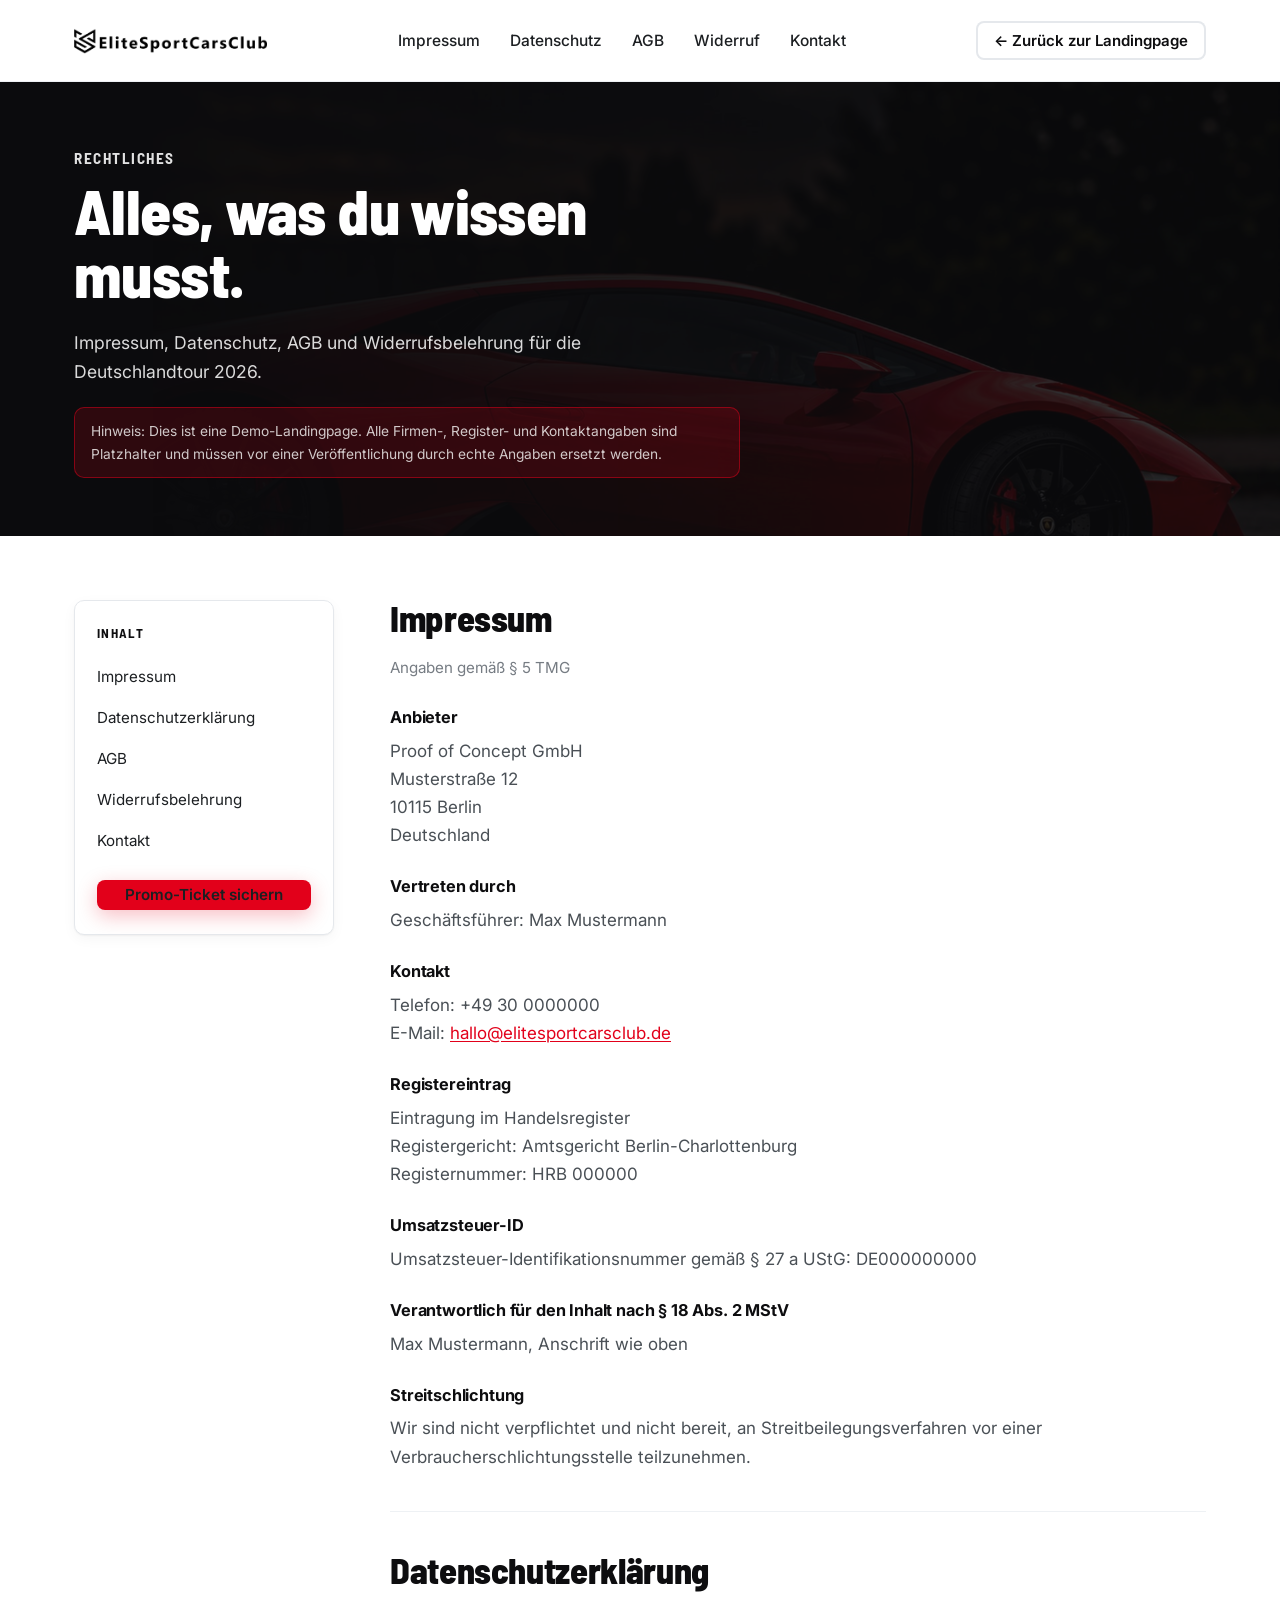
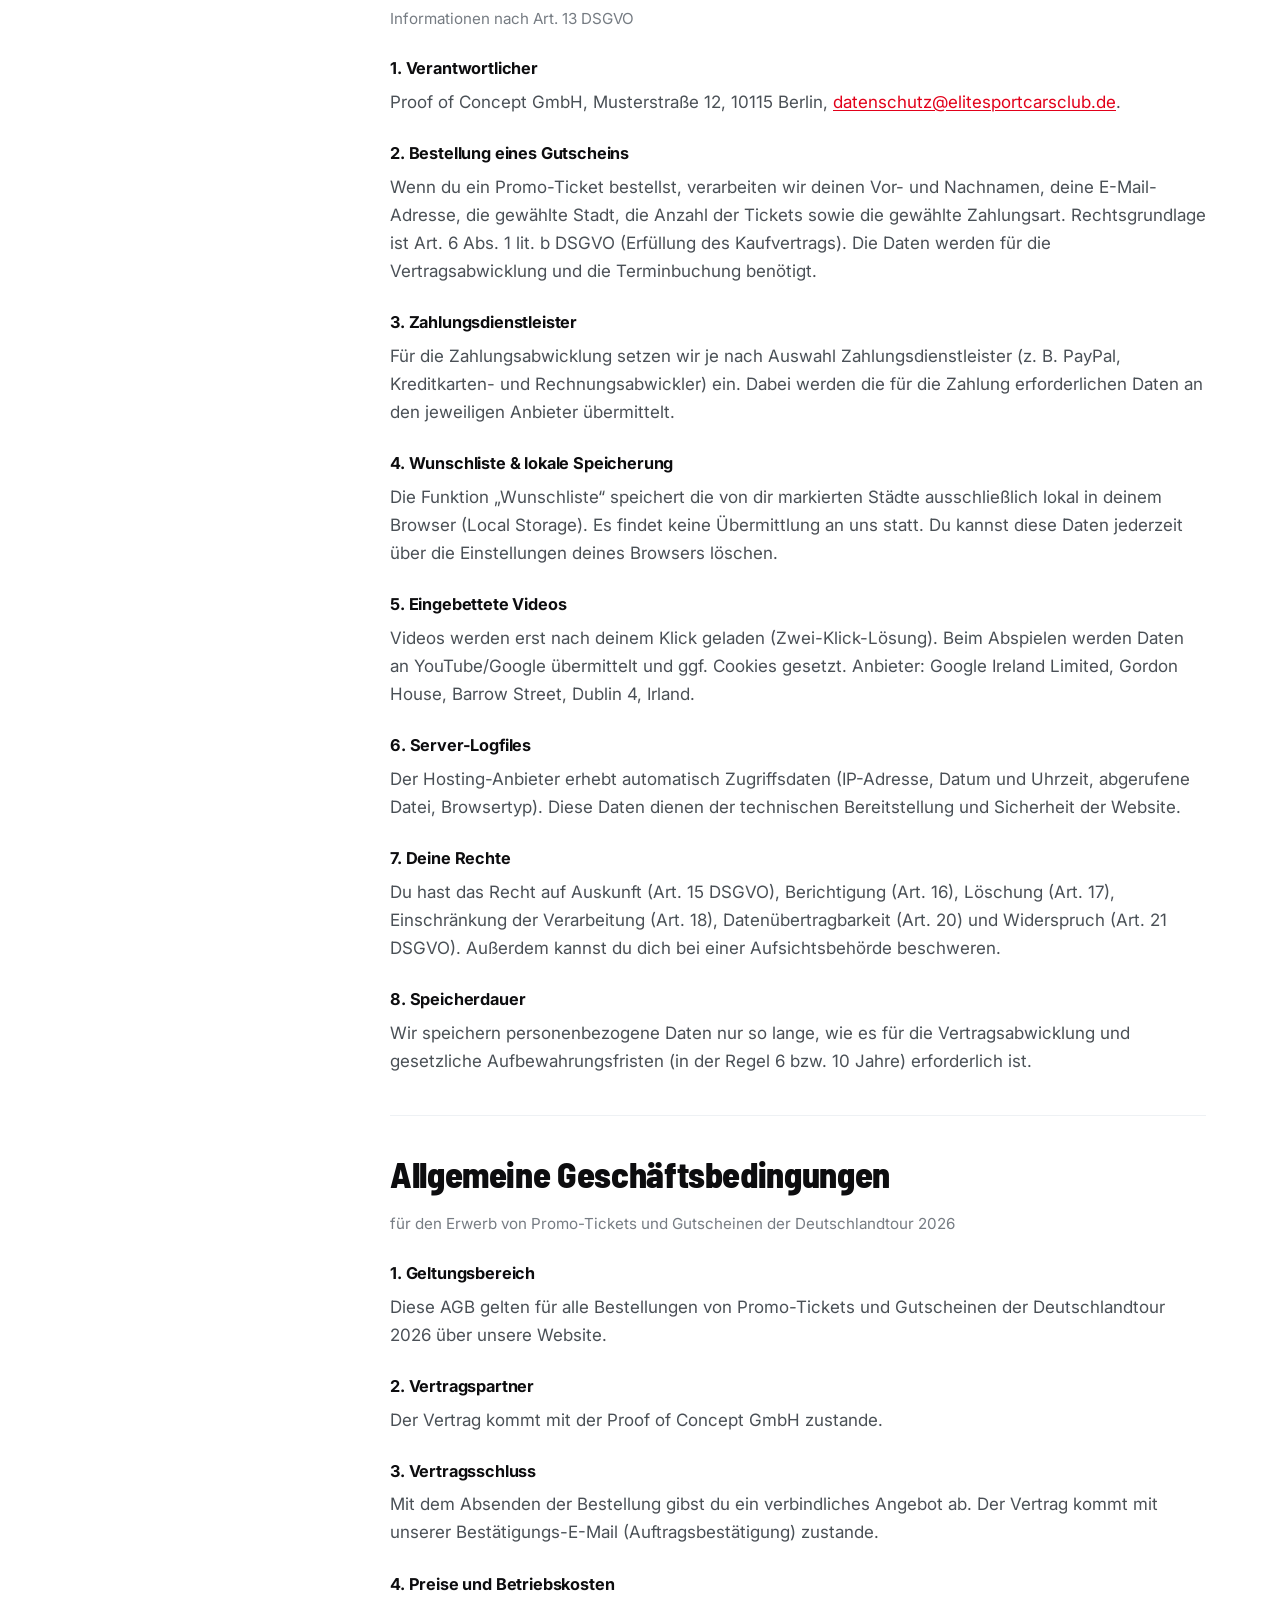
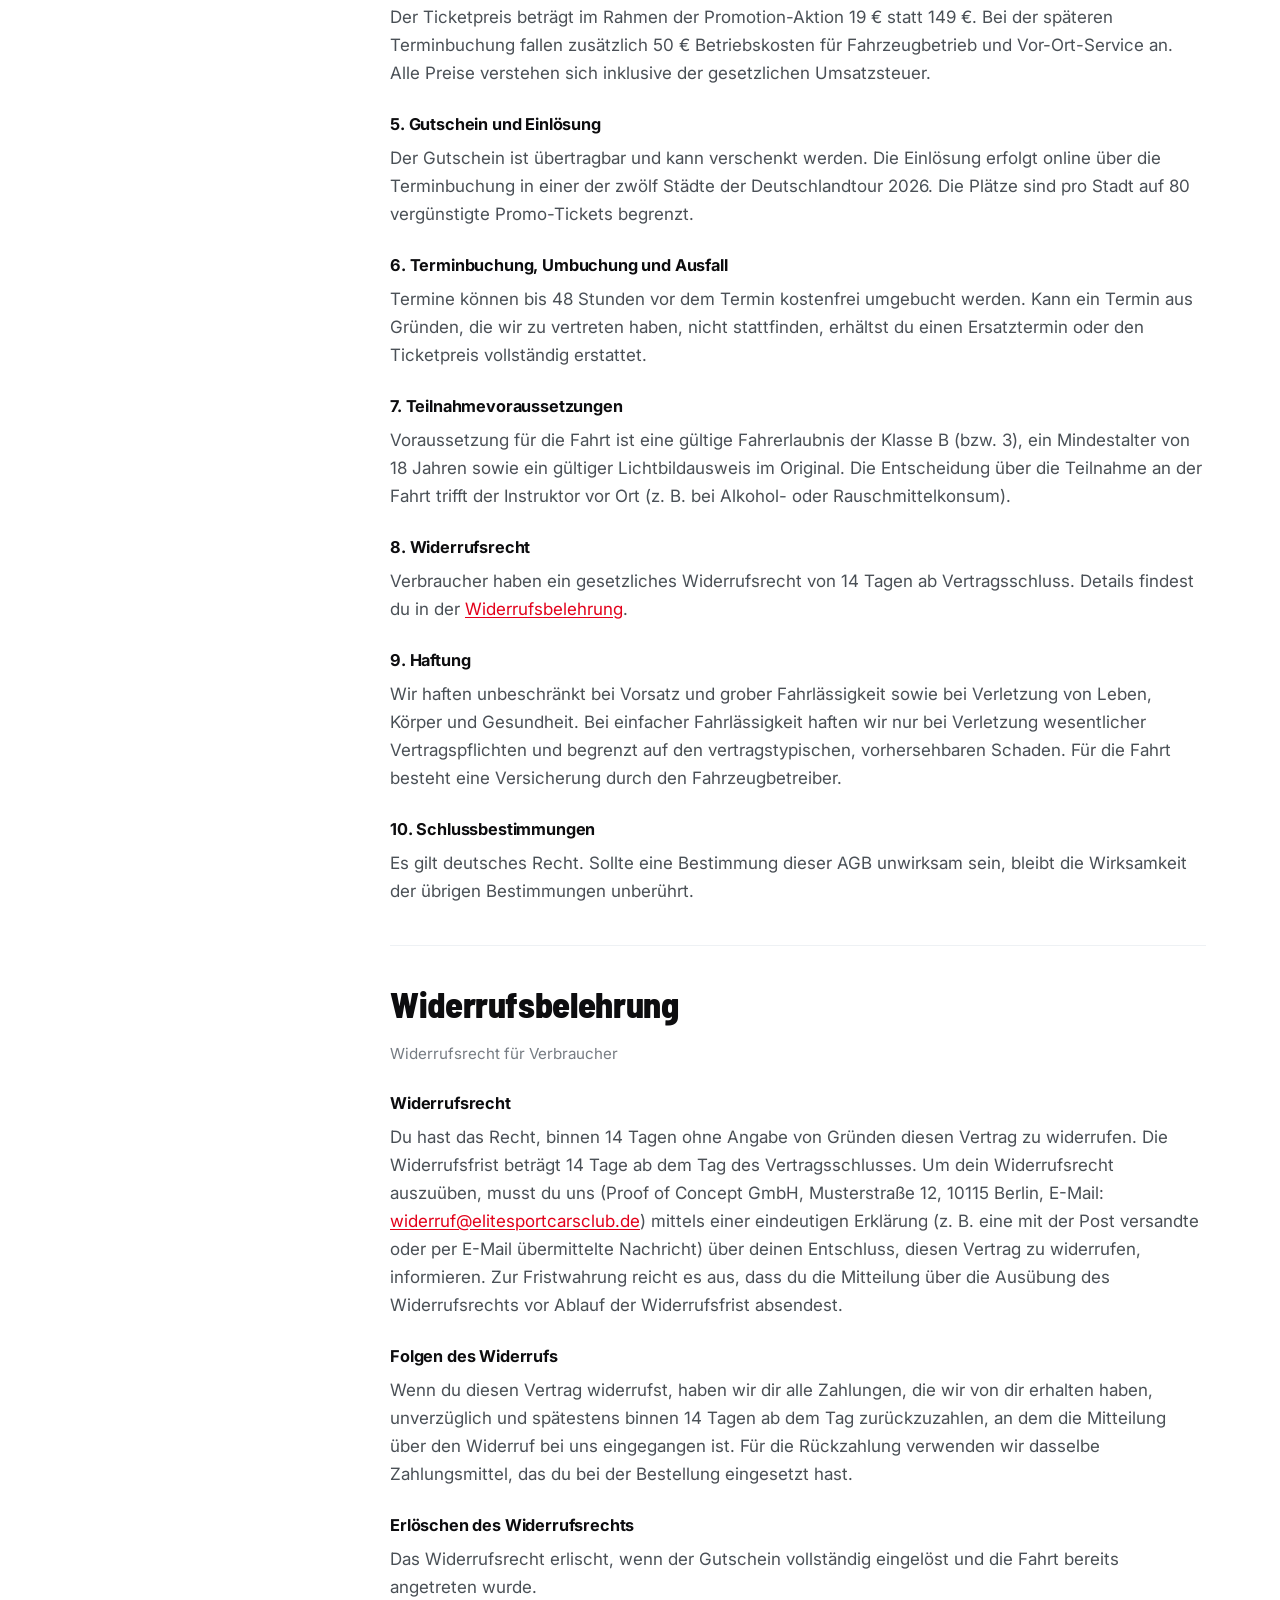
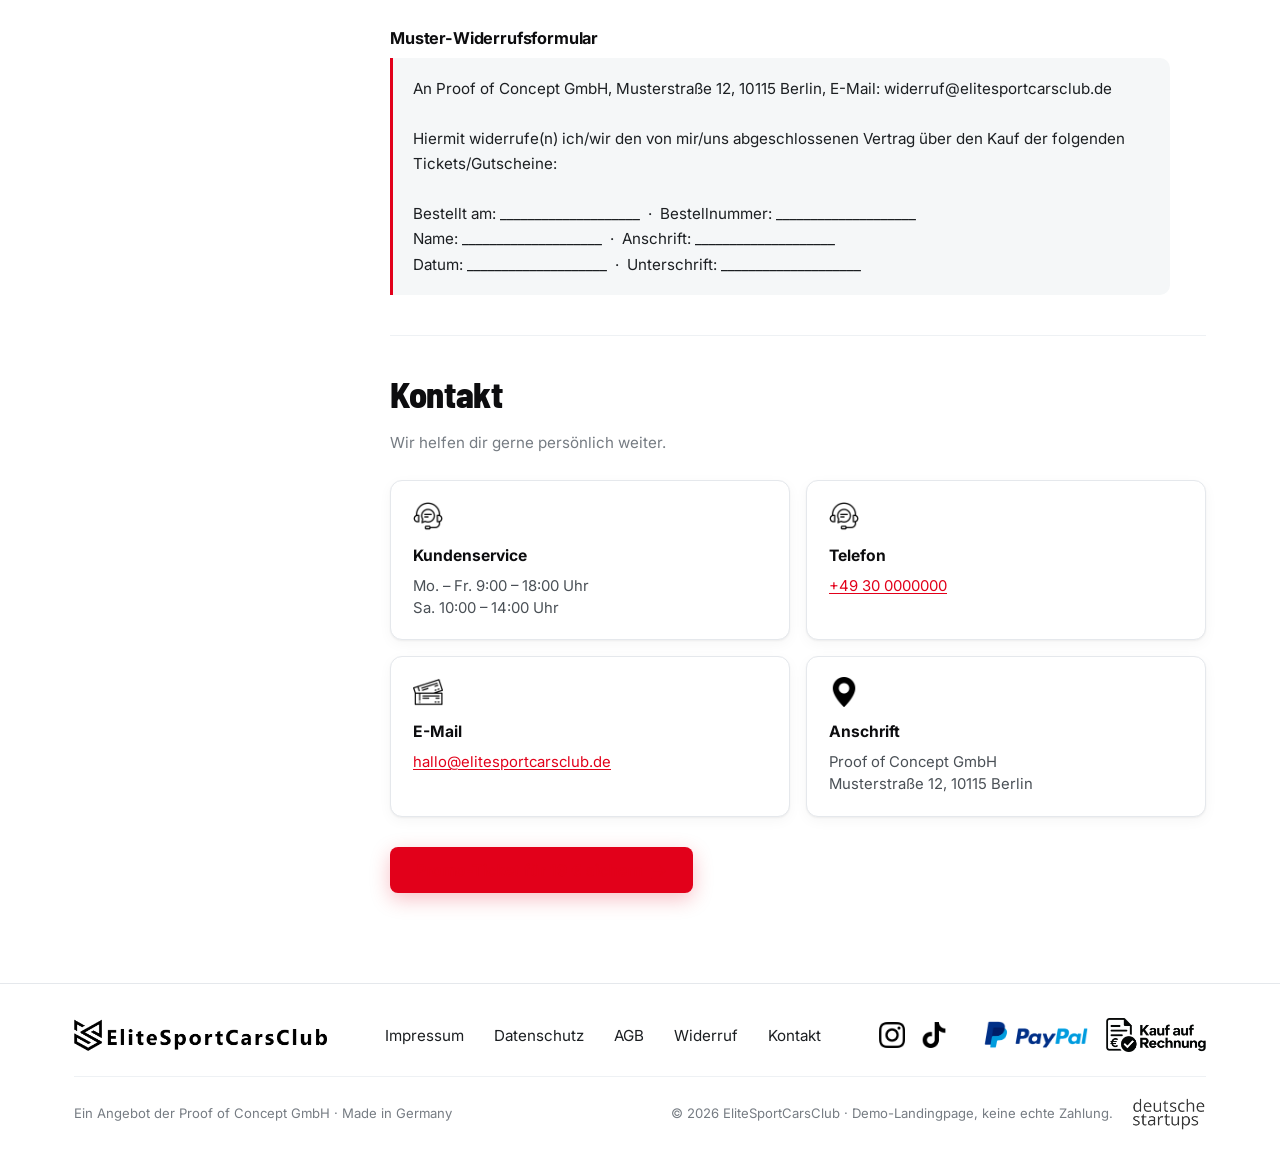
<file: rechtliches.html>
<!DOCTYPE html>
<html lang="de">
<head>
<meta charset="utf-8">
<meta name="viewport" content="width=device-width, initial-scale=1">
<title>Impressum, Datenschutz, AGB & Widerruf | EliteSportCarsClub</title>
<meta name="description" content="Rechtliche Informationen zur Deutschlandtour 2026 von EliteSportCarsClub: Impressum, Datenschutzerklärung, AGB, Widerrufsbelehrung und Kontakt.">
<meta name="robots" content="noindex, follow">
<meta name="theme-color" content="#0d0d0f">
<link rel="icon" type="image/png" href="assets/img/favicon.png">
<link rel="apple-touch-icon" href="assets/img/apple-touch-icon.png">
<link rel="preconnect" href="https://fonts.googleapis.com">
<link rel="preconnect" href="https://fonts.gstatic.com" crossorigin>
<link href="https://fonts.googleapis.com/css2?family=Barlow+Semi+Condensed:wght@500;600;700;800&family=Inter:wght@400;500;600;700&display=swap" rel="stylesheet">
<link rel="stylesheet" href="assets/css/style.css">
<link rel="stylesheet" href="assets/css/legal.css">
</head>
<body>
<a class="skip-link" href="#main">Zum Inhalt springen</a>

<header class="site-header" id="siteHeader">
  <div class="container header__inner">
    <a class="brand" href="index.html" aria-label="EliteSportCarsClub – Startseite">
      <img class="brand__logo" src="assets/img/logo-dark.png" alt="EliteSportCarsClub">
    </a>
    <nav class="nav nav--static" aria-label="Weiterführende Links">
      <ul class="nav__list">
        <li><a class="nav__link" href="#impressum">Impressum</a></li>
        <li><a class="nav__link" href="#datenschutz">Datenschutz</a></li>
        <li><a class="nav__link" href="#agb">AGB</a></li>
        <li><a class="nav__link" href="#widerruf">Widerruf</a></li>
        <li><a class="nav__link" href="#kontakt">Kontakt</a></li>
      </ul>
    </nav>
    <div class="header__actions">
      <a class="btn btn--ghost btn--sm" href="index.html">← Zurück zur Landingpage</a>
    </div>
  </div>
</header>

<main id="main">
  <section class="legal-hero">
    <div class="container">
      <p class="overline overline--light">Rechtliches</p>
      <h1 class="legal-hero__title">Alles, was du wissen musst.</h1>
      <p class="legal-hero__sub">Impressum, Datenschutz, AGB und Widerrufsbelehrung für die Deutschlandtour 2026.</p>
      <p class="legal-hero__note">Hinweis: Dies ist eine Demo-Landingpage. Alle Firmen-, Register- und Kontaktangaben sind Platzhalter und müssen vor einer Veröffentlichung durch echte Angaben ersetzt werden.</p>
    </div>
  </section>

  <div class="container legal-layout">
    <aside class="legal-toc" aria-label="Inhaltsverzeichnis">
      <p class="legal-toc__title">Inhalt</p>
      <ul>
        <li><a href="#impressum">Impressum</a></li>
        <li><a href="#datenschutz">Datenschutzerklärung</a></li>
        <li><a href="#agb">AGB</a></li>
        <li><a href="#widerruf">Widerrufsbelehrung</a></li>
        <li><a href="#kontakt">Kontakt</a></li>
      </ul>
      <a class="btn btn--primary btn--block btn--sm" href="index.html#bestellen">Promo-Ticket sichern</a>
    </aside>

    <div class="legal-content">
      <!-- IMPRESSUM -->
      <section class="legal-block" id="impressum" aria-labelledby="impressumTitle">
        <h2 class="h2 h2--sm" id="impressumTitle">Impressum</h2>
        <p class="legal-block__sub">Angaben gemäß § 5 TMG</p>
        <h3>Anbieter</h3>
        <p>
          Proof of Concept GmbH<br>
          Musterstraße 12<br>
          10115 Berlin<br>
          Deutschland
        </p>
        <h3>Vertreten durch</h3>
        <p>Geschäftsführer: Max Mustermann</p>
        <h3>Kontakt</h3>
        <p>
          Telefon: +49 30 0000000<br>
          E-Mail: <a href="mailto:hallo@elitesportcarsclub.de">hallo@elitesportcarsclub.de</a>
        </p>
        <h3>Registereintrag</h3>
        <p>
          Eintragung im Handelsregister<br>
          Registergericht: Amtsgericht Berlin-Charlottenburg<br>
          Registernummer: HRB 000000
        </p>
        <h3>Umsatzsteuer-ID</h3>
        <p>Umsatzsteuer-Identifikationsnummer gemäß § 27 a UStG: DE000000000</p>
        <h3>Verantwortlich für den Inhalt nach § 18 Abs. 2 MStV</h3>
        <p>Max Mustermann, Anschrift wie oben</p>
        <h3>Streitschlichtung</h3>
        <p>Wir sind nicht verpflichtet und nicht bereit, an Streitbeilegungsverfahren vor einer Verbraucherschlichtungsstelle teilzunehmen.</p>
      </section>

      <!-- DATENSCHUTZ -->
      <section class="legal-block" id="datenschutz" aria-labelledby="datenschutzTitle">
        <h2 class="h2 h2--sm" id="datenschutzTitle">Datenschutzerklärung</h2>
        <p class="legal-block__sub">Informationen nach Art. 13 DSGVO</p>

        <h3>1. Verantwortlicher</h3>
        <p>Proof of Concept GmbH, Musterstraße 12, 10115 Berlin, <a href="mailto:datenschutz@elitesportcarsclub.de">datenschutz@elitesportcarsclub.de</a>.</p>

        <h3>2. Bestellung eines Gutscheins</h3>
        <p>Wenn du ein Promo-Ticket bestellst, verarbeiten wir deinen Vor- und Nachnamen, deine E-Mail-Adresse, die gewählte Stadt,
          die Anzahl der Tickets sowie die gewählte Zahlungsart. Rechtsgrundlage ist Art. 6 Abs. 1 lit. b DSGVO
          (Erfüllung des Kaufvertrags). Die Daten werden für die Vertragsabwicklung und die Terminbuchung benötigt.</p>

        <h3>3. Zahlungsdienstleister</h3>
        <p>Für die Zahlungsabwicklung setzen wir je nach Auswahl Zahlungsdienstleister (z. B. PayPal, Kreditkarten- und
          Rechnungsabwickler) ein. Dabei werden die für die Zahlung erforderlichen Daten an den jeweiligen Anbieter übermittelt.</p>

        <h3>4. Wunschliste &amp; lokale Speicherung</h3>
        <p>Die Funktion „Wunschliste“ speichert die von dir markierten Städte ausschließlich lokal in deinem Browser
          (Local Storage). Es findet keine Übermittlung an uns statt. Du kannst diese Daten jederzeit über die Einstellungen
          deines Browsers löschen.</p>

        <h3>5. Eingebettete Videos</h3>
        <p>Videos werden erst nach deinem Klick geladen (Zwei-Klick-Lösung). Beim Abspielen werden Daten an YouTube/Google
          übermittelt und ggf. Cookies gesetzt. Anbieter: Google Ireland Limited, Gordon House, Barrow Street, Dublin 4, Irland.</p>

        <h3>6. Server-Logfiles</h3>
        <p>Der Hosting-Anbieter erhebt automatisch Zugriffsdaten (IP-Adresse, Datum und Uhrzeit, abgerufene Datei,
          Browsertyp). Diese Daten dienen der technischen Bereitstellung und Sicherheit der Website.</p>

        <h3>7. Deine Rechte</h3>
        <p>Du hast das Recht auf Auskunft (Art. 15 DSGVO), Berichtigung (Art. 16), Löschung (Art. 17),
          Einschränkung der Verarbeitung (Art. 18), Datenübertragbarkeit (Art. 20) und Widerspruch (Art. 21 DSGVO).
          Außerdem kannst du dich bei einer Aufsichtsbehörde beschweren.</p>

        <h3>8. Speicherdauer</h3>
        <p>Wir speichern personenbezogene Daten nur so lange, wie es für die Vertragsabwicklung und gesetzliche
          Aufbewahrungsfristen (in der Regel 6 bzw. 10 Jahre) erforderlich ist.</p>
      </section>

      <!-- AGB -->
      <section class="legal-block" id="agb" aria-labelledby="agbTitle">
        <h2 class="h2 h2--sm" id="agbTitle">Allgemeine Geschäftsbedingungen</h2>
        <p class="legal-block__sub">für den Erwerb von Promo-Tickets und Gutscheinen der Deutschlandtour 2026</p>

        <h3>1. Geltungsbereich</h3>
        <p>Diese AGB gelten für alle Bestellungen von Promo-Tickets und Gutscheinen der Deutschlandtour 2026 über unsere Website.</p>

        <h3>2. Vertragspartner</h3>
        <p>Der Vertrag kommt mit der Proof of Concept GmbH zustande.</p>

        <h3>3. Vertragsschluss</h3>
        <p>Mit dem Absenden der Bestellung gibst du ein verbindliches Angebot ab. Der Vertrag kommt mit unserer
          Bestätigungs-E-Mail (Auftragsbestätigung) zustande.</p>

        <h3>4. Preise und Betriebskosten</h3>
        <p>Der Ticketpreis beträgt im Rahmen der Promotion-Aktion 19 € statt 149 €. Bei der späteren Terminbuchung fallen
          zusätzlich 50 € Betriebskosten für Fahrzeugbetrieb und Vor-Ort-Service an. Alle Preise verstehen sich inklusive
          der gesetzlichen Umsatzsteuer.</p>

        <h3>5. Gutschein und Einlösung</h3>
        <p>Der Gutschein ist übertragbar und kann verschenkt werden. Die Einlösung erfolgt online über die Terminbuchung
          in einer der zwölf Städte der Deutschlandtour 2026. Die Plätze sind pro Stadt auf 80 vergünstigte Promo-Tickets begrenzt.</p>

        <h3>6. Terminbuchung, Umbuchung und Ausfall</h3>
        <p>Termine können bis 48 Stunden vor dem Termin kostenfrei umgebucht werden. Kann ein Termin aus Gründen, die wir zu
          vertreten haben, nicht stattfinden, erhältst du einen Ersatztermin oder den Ticketpreis vollständig erstattet.</p>

        <h3>7. Teilnahmevoraussetzungen</h3>
        <p>Voraussetzung für die Fahrt ist eine gültige Fahrerlaubnis der Klasse B (bzw. 3), ein Mindestalter von 18 Jahren
          sowie ein gültiger Lichtbildausweis im Original. Die Entscheidung über die Teilnahme an der Fahrt trifft der
          Instruktor vor Ort (z. B. bei Alkohol- oder Rauschmittelkonsum).</p>

        <h3>8. Widerrufsrecht</h3>
        <p>Verbraucher haben ein gesetzliches Widerrufsrecht von 14 Tagen ab Vertragsschluss. Details findest du in der
          <a href="#widerruf">Widerrufsbelehrung</a>.</p>

        <h3>9. Haftung</h3>
        <p>Wir haften unbeschränkt bei Vorsatz und grober Fahrlässigkeit sowie bei Verletzung von Leben, Körper und Gesundheit.
          Bei einfacher Fahrlässigkeit haften wir nur bei Verletzung wesentlicher Vertragspflichten und begrenzt auf den
          vertragstypischen, vorhersehbaren Schaden. Für die Fahrt besteht eine Versicherung durch den Fahrzeugbetreiber.</p>

        <h3>10. Schlussbestimmungen</h3>
        <p>Es gilt deutsches Recht. Sollte eine Bestimmung dieser AGB unwirksam sein, bleibt die Wirksamkeit der übrigen
          Bestimmungen unberührt.</p>
      </section>

      <!-- WIDERRUF -->
      <section class="legal-block" id="widerruf" aria-labelledby="widerrufTitle">
        <h2 class="h2 h2--sm" id="widerrufTitle">Widerrufsbelehrung</h2>
        <p class="legal-block__sub">Widerrufsrecht für Verbraucher</p>

        <h3>Widerrufsrecht</h3>
        <p>Du hast das Recht, binnen 14 Tagen ohne Angabe von Gründen diesen Vertrag zu widerrufen. Die Widerrufsfrist
          beträgt 14 Tage ab dem Tag des Vertragsschlusses. Um dein Widerrufsrecht auszuüben, musst du uns
          (Proof of Concept GmbH, Musterstraße 12, 10115 Berlin, E-Mail: <a href="mailto:widerruf@elitesportcarsclub.de">widerruf@elitesportcarsclub.de</a>)
          mittels einer eindeutigen Erklärung (z. B. eine mit der Post versandte oder per E-Mail übermittelte Nachricht)
          über deinen Entschluss, diesen Vertrag zu widerrufen, informieren. Zur Fristwahrung reicht es aus, dass du die
          Mitteilung über die Ausübung des Widerrufsrechts vor Ablauf der Widerrufsfrist absendest.</p>

        <h3>Folgen des Widerrufs</h3>
        <p>Wenn du diesen Vertrag widerrufst, haben wir dir alle Zahlungen, die wir von dir erhalten haben, unverzüglich und
          spätestens binnen 14 Tagen ab dem Tag zurückzuzahlen, an dem die Mitteilung über den Widerruf bei uns eingegangen ist.
          Für die Rückzahlung verwenden wir dasselbe Zahlungsmittel, das du bei der Bestellung eingesetzt hast.</p>

        <h3>Erlöschen des Widerrufsrechts</h3>
        <p>Das Widerrufsrecht erlischt, wenn der Gutschein vollständig eingelöst und die Fahrt bereits angetreten wurde.</p>

        <h3>Muster-Widerrufsformular</h3>
        <p class="legal-form">
          An Proof of Concept GmbH, Musterstraße 12, 10115 Berlin, E-Mail: widerruf@elitesportcarsclub.de<br><br>
          Hiermit widerrufe(n) ich/wir den von mir/uns abgeschlossenen Vertrag über den Kauf der folgenden Tickets/Gutscheine:<br><br>
          Bestellt am: ____________________ &nbsp;·&nbsp; Bestellnummer: ____________________<br>
          Name: ____________________ &nbsp;·&nbsp; Anschrift: ____________________<br>
          Datum: ____________________ &nbsp;·&nbsp; Unterschrift: ____________________
        </p>
      </section>

      <!-- KONTAKT -->
      <section class="legal-block" id="kontakt" aria-labelledby="kontaktTitle">
        <h2 class="h2 h2--sm" id="kontaktTitle">Kontakt</h2>
        <p class="legal-block__sub">Wir helfen dir gerne persönlich weiter.</p>

        <ul class="contact-grid">
          <li class="contact-card">
            <img src="assets/icons/support.png" alt="" width="30" height="30">
            <strong>Kundenservice</strong>
            <span>Mo. – Fr. 9:00 – 18:00 Uhr<br>Sa. 10:00 – 14:00 Uhr</span>
          </li>
          <li class="contact-card">
            <img src="assets/icons/call-center.png" alt="" width="30" height="30">
            <strong>Telefon</strong>
            <span><a href="tel:+493000000000">+49 30 0000000</a></span>
          </li>
          <li class="contact-card">
            <img src="assets/icons/ticket.png" alt="" width="30" height="30">
            <strong>E-Mail</strong>
            <span><a href="mailto:hallo@elitesportcarsclub.de">hallo@elitesportcarsclub.de</a></span>
          </li>
          <li class="contact-card">
            <img src="assets/icons/pin.png" alt="" width="30" height="30">
            <strong>Anschrift</strong>
            <span>Proof of Concept GmbH<br>Musterstraße 12, 10115 Berlin</span>
          </li>
        </ul>

        <p class="legal-block__cta">
          <a class="btn btn--primary" href="index.html#bestellen">Promo-Ticket für 19 € sichern <span class="btn__arrow" aria-hidden="true">→</span></a>
        </p>
      </section>
    </div>
  </div>
</main>

<footer class="site-footer">
  <div class="container">
    <div class="footer__main">
      <a class="footer__brand" href="index.html">
        <img src="assets/img/logo-dark.png" alt="EliteSportCarsClub">
      </a>
      <nav class="footer__nav" aria-label="Rechtliches und Kontakt">
        <ul>
          <li><a href="#impressum">Impressum</a></li>
          <li><a href="#datenschutz">Datenschutz</a></li>
          <li><a href="#agb">AGB</a></li>
          <li><a href="#widerruf">Widerruf</a></li>
          <li><a href="#kontakt">Kontakt</a></li>
        </ul>
      </nav>
      <div class="footer__social">
        <a href="https://www.instagram.com" aria-label="Instagram" rel="noopener"><img src="assets/icons/instagram.png" alt="Instagram" width="26" height="26"></a>
        <a href="https://www.tiktok.com" aria-label="TikTok" rel="noopener"><img src="assets/icons/tiktok.png" alt="TikTok" width="26" height="26"></a>
      </div>
      <div class="footer__pay">
        <img src="assets/icons/paypal.png" alt="PayPal" height="30">
        <img src="assets/icons/kauf-auf-rechnung.png" alt="Kauf auf Rechnung" height="34">
      </div>
    </div>
    <div class="footer__bottom">
      <p class="footer__legal">Ein Angebot der Proof of Concept GmbH · Made in Germany</p>
      <p class="footer__legal footer__legal--right">© <span id="year">2026</span> EliteSportCarsClub · Demo-Landingpage, keine echte Zahlung.</p>
      <img class="footer__startup" src="assets/icons/deutsche-startups.png" alt="deutsche startups" height="34">
    </div>
  </div>
</footer>

<script>
  (function () {
    var header = document.getElementById('siteHeader');
    function sync() { if (header) document.documentElement.style.setProperty('--header-h', header.offsetHeight + 'px'); }
    window.addEventListener('scroll', function () {
      if (header) header.classList.toggle('is-stuck', window.pageYOffset > 8);
    }, { passive: true });
    window.addEventListener('resize', sync);
    sync();
    var y = document.getElementById('year');
    if (y) y.textContent = String(new Date().getFullYear());
  })();
</script>
</body>
</html>
</file>
<file: assets/css/style.css>
/* ==========================================================================
   EliteSportCarsClub – Landingpage
   Author: Arena Agent
   Structure: 1) Tokens  2) Base  3) Utilities  4) Header  5) Hero
              6) Partners  7) Erlebnis/Video  8) Warum  9) Tour  10) Steps
              11) Geschenk  12) Reviews  13) Trust  14) FAQ  15) Bestellung
              16) Final CTA  17) Footer  18) UI (Drawer/Modal/Toast)
              19) Responsive
   ========================================================================== */

/* 1) Tokens ---------------------------------------------------------------- */
:root {
  --red: #e2001a;
  --red-dark: #b90015;
  --red-soft: #fff2f3;
  --ink: #0d0d0f;
  --ink-2: #1c1f22;
  --body: #4a5056;
  --muted: #767c83;
  --line: #e5e8ec;
  --line-2: #eef1f4;
  --soft: #f5f7f8;
  --white: #fff;

  --font-display: "Barlow Semi Condensed", "Arial Narrow", "Helvetica Neue", Arial, sans-serif;
  --font-body: "Inter", -apple-system, BlinkMacSystemFont, "Segoe UI", Roboto, Helvetica, Arial, sans-serif;
  --font-script: "Caveat", "Segoe Script", cursive;

  --radius: 10px;
  --radius-lg: 16px;
  --shadow-sm: 0 1px 2px rgba(13, 13, 15, .05), 0 4px 14px rgba(13, 13, 15, .04);
  --shadow-md: 0 10px 30px rgba(13, 13, 15, .10);
  --shadow-lg: 0 24px 60px rgba(13, 13, 15, .22);

  --container: 1180px;
  --header-h: 78px;
  --section-y: 84px;
  --ease: cubic-bezier(.22, .61, .36, 1);
  --gutter: 24px;
}

/* 2) Base ------------------------------------------------------------------ */
*, *::before, *::after { box-sizing: border-box; }

html { -webkit-text-size-adjust: 100%; scroll-behavior: smooth; }

body {
  margin: 0;
  font-family: var(--font-body);
  font-size: 17px;
  line-height: 1.65;
  color: var(--body);
  background: var(--white);
  overflow-x: hidden;
  -webkit-font-smoothing: antialiased;
}

body.is-locked { overflow: hidden; }

img { max-width: 100%; height: auto; display: block; border: 0; }
a { color: inherit; text-decoration: none; }
a:hover { color: var(--red); }
button { font: inherit; color: inherit; }
ul, ol { margin: 0; padding: 0; list-style: none; }
p { margin: 0 0 1em; }
p:last-child { margin-bottom: 0; }

h1, h2, h3, h4 {
  font-family: var(--font-display);
  color: var(--ink);
  font-weight: 800;
  line-height: 1.02;
  letter-spacing: -.01em;
  margin: 0 0 .5em;
}

h1 { font-size: clamp(2.35rem, 5.1vw, 3.9rem); }
h2 { font-size: clamp(1.95rem, 3.7vw, 2.9rem); }
h3 { font-size: clamp(1.2rem, 1.8vw, 1.5rem); }

.h2 { font-size: clamp(1.95rem, 3.7vw, 2.9rem); }
.h2--sm { font-size: clamp(1.7rem, 2.9vw, 2.25rem); }
.h2--light { color: #fff; }
.h3 { font-family: var(--font-display); font-weight: 700; font-size: clamp(1.15rem, 2vw, 1.5rem); color: var(--ink); line-height: 1.15; margin: 0 0 .35em; }

::selection { background: var(--red); color: #fff; }

:focus-visible {
  outline: 3px solid rgba(226, 0, 26, .45);
  outline-offset: 2px;
  border-radius: 4px;
}

.skip-link {
  position: absolute; left: -9999px; top: 0; z-index: 999;
  background: var(--ink); color: #fff; padding: 12px 18px; border-radius: 0 0 8px 0;
}
.skip-link:focus { left: 0; color: #fff; }

/* 3) Utilities ------------------------------------------------------------- */
.container {
  width: 100%;
  max-width: var(--container);
  margin-inline: auto;
  padding-inline: var(--gutter);
}

.section { padding: var(--section-y) 0; }

section[id], main [id] { scroll-margin-top: calc(var(--header-h) + 14px); }
.section--white { background: var(--white); }
.section--soft { background: var(--soft); }
.section--form { background: var(--soft); padding-bottom: calc(var(--section-y) + 8px); }

.overline {
  font-family: var(--font-display);
  font-weight: 700;
  font-size: .95rem;
  letter-spacing: .1em;
  text-transform: uppercase;
  color: var(--ink);
  margin: 0 0 .5em;
}
.overline--light { color: rgba(255, 255, 255, .88); }
.overline--red { color: var(--red); letter-spacing: .04em; font-size: 1.05rem; }
.arrow-inline { font-family: var(--font-body); }

.lead { font-size: 1.08rem; color: var(--body); margin-bottom: 1.5em; max-width: 62ch; }
.prose p { margin: 0 0 .9em; }
.prose strong { color: var(--ink-2); font-weight: 600; }

.sr-only {
  position: absolute !important; width: 1px; height: 1px; padding: 0; margin: -1px;
  overflow: hidden; clip: rect(0 0 0 0); white-space: nowrap; border: 0;
}

.icon-arrow { font-family: var(--font-body); }

.link-arrow {
  font-weight: 600;
  color: var(--red);
  display: inline-flex; align-items: center; gap: .4em;
  border-bottom: 1px solid transparent;
  transition: gap .25s var(--ease), border-color .25s var(--ease);
}
.link-arrow:hover { gap: .7em; border-color: currentColor; color: var(--red); }
.link-arrow--btn { background: none; border: 0; padding: 0; cursor: pointer; font-family: var(--font-body); font-size: 1rem; border-bottom: 1px solid transparent; }
.link-arrow--btn:hover { border-color: currentColor; }

/* Buttons */
.btn {
  --btn-bg: var(--ink);
  --btn-fg: #fff;
  display: inline-flex; align-items: center; justify-content: center; gap: .55em;
  font-family: var(--font-body);
  font-weight: 600;
  font-size: 1rem;
  line-height: 1;
  padding: 15px 26px;
  border: 0; border-radius: 8px;
  background: var(--btn-bg); color: var(--btn-fg);
  cursor: pointer;
  transition: transform .18s var(--ease), background-color .18s var(--ease), box-shadow .18s var(--ease);
  text-align: center;
}
.btn:hover { color: var(--btn-fg); transform: translateY(-1px); }
.btn:active { transform: translateY(0); }

.btn--primary { --btn-bg: var(--red); box-shadow: 0 6px 20px rgba(226, 0, 26, .25); }
.btn--primary:hover { --btn-bg: var(--red-dark); box-shadow: 0 10px 26px rgba(226, 0, 26, .32); }

.btn--ghost { background: transparent; color: var(--ink); box-shadow: inset 0 0 0 2px var(--line); }
.btn--ghost:hover { --btn-fg: var(--ink); box-shadow: inset 0 0 0 2px var(--ink); }

.btn--lg { padding: 18px 32px; font-size: 1.06rem; }
.btn--sm { padding: 12px 18px; font-size: .94rem; }
.btn--block { width: 100%; }
.btn__arrow { transition: transform .25s var(--ease); }
.btn:hover .btn__arrow { transform: translateX(4px); }

/* 4) Header ---------------------------------------------------------------- */
.site-header {
  position: sticky; top: 0; z-index: 90;
  background: #fff;
  border-bottom: 1px solid var(--line-2);
  transition: box-shadow .25s var(--ease), height .25s var(--ease);
}
.site-header.is-stuck { box-shadow: 0 6px 24px rgba(13, 13, 15, .08); }

.header__inner {
  display: flex; align-items: center; gap: 26px;
  min-height: var(--header-h);
  padding-block: 12px;
}

.brand { display: inline-flex; align-items: center; flex: 0 0 auto; }
.brand__logo { height: 26px; width: auto; }

.nav { margin-inline: auto; }
.nav__list { display: flex; align-items: center; gap: 30px; }
.nav__link {
  font-size: .97rem; font-weight: 500; color: var(--ink-2);
  padding: 8px 0; position: relative; white-space: nowrap;
}
.nav__link::after {
  content: ""; position: absolute; left: 0; right: 100%; bottom: 2px; height: 2px;
  background: var(--red); transition: right .28s var(--ease);
}
.nav__link:hover::after, .nav__link.is-active::after { right: 0; }
.nav__mobile-actions { display: none; }

.header__actions { display: flex; align-items: center; gap: 18px; flex: 0 0 auto; }

.icon-link {
  position: relative;
  display: inline-flex; align-items: center; gap: 8px;
  background: none; border: 0; padding: 8px 2px; cursor: pointer;
  font-size: .95rem; font-weight: 500; color: var(--ink-2);
  transition: color .2s var(--ease);
}
.icon-link:hover { color: var(--red); }
.icon-link__ico { position: relative; display: inline-flex; }
.icon-link__icon { width: 22px; height: 22px; }

.badge {
  position: absolute; top: -7px; right: -9px;
  min-width: 18px; height: 18px; padding: 0 5px;
  display: inline-flex; align-items: center; justify-content: center;
  background: var(--red); color: #fff;
  font-size: .68rem; font-weight: 700; line-height: 1;
  border-radius: 999px;
}
.burger {
  display: none; width: 42px; height: 42px; margin-left: 2px;
  background: none; border: 0; cursor: pointer; padding: 10px 8px;
}
.burger span { display: block; height: 2px; background: var(--ink); border-radius: 2px; transition: transform .25s var(--ease), opacity .2s var(--ease); }
.burger span + span { margin-top: 5px; }
.burger[aria-expanded="true"] span:nth-child(1) { transform: translateY(7px) rotate(45deg); }
.burger[aria-expanded="true"] span:nth-child(2) { opacity: 0; }
.burger[aria-expanded="true"] span:nth-child(3) { transform: translateY(-7px) rotate(-45deg); }

/* 5) Hero ------------------------------------------------------------------ */
.hero {
  position: relative;
  background: var(--ink);
  color: #fff;
  overflow: hidden;
}
.hero__bg {
  position: absolute; inset: 0;
  background-image: url("../img/hero.jpg");
  background-size: cover;
  background-position: 68% 55%;
  transform: scale(1.02);
}
.hero__bg::after {
  content: ""; position: absolute; inset: 0;
  background:
    linear-gradient(100deg, rgba(6, 6, 8, .96) 0%, rgba(6, 6, 8, .9) 32%, rgba(6, 6, 8, .55) 52%, rgba(6, 6, 8, .18) 72%, rgba(6, 6, 8, .35) 100%);
}
.hero__inner { position: relative; z-index: 2; padding-block: 76px 84px; }
.hero__content { max-width: 640px; }

.hero__title { color: #fff; margin-bottom: .35em; text-wrap: balance; }
.hero__sub { font-size: clamp(1.02rem, 1.5vw, 1.22rem); color: rgba(255, 255, 255, .9); margin-bottom: 1.4em; }

.price { display: flex; align-items: baseline; gap: 18px; margin: 0 0 1.35em; }
.price__old {
  font-family: var(--font-display); font-weight: 700;
  font-size: clamp(1.5rem, 2.6vw, 2.1rem);
  color: rgba(255, 255, 255, .62);
  text-decoration: line-through; text-decoration-thickness: 3px;
}
.price__new {
  font-family: var(--font-display); font-weight: 800;
  font-size: clamp(2.8rem, 6vw, 4.2rem);
  line-height: .9; color: #fff;
}
.price__star { font-size: .45em; vertical-align: super; color: var(--red); }
.price--light .price__new { color: #fff; }

.hero__features {
  display: flex; flex-wrap: wrap; gap: 14px 34px;
  margin-bottom: 2em;
}
.hero__feature {
  display: flex; align-items: center; gap: 10px;
  font-size: .95rem; font-weight: 500; color: rgba(255, 255, 255, .94); line-height: 1.25;
}
.hero__feature-icon,
.hero__feature img { filter: brightness(0) invert(1); width: 28px; height: 28px; opacity: .95; }

.hero__note {
  position: relative; z-index: 2;
  background: rgba(0, 0, 0, .55);
  border-top: 1px solid rgba(255, 255, 255, .1);
  padding: 12px 0;
  font-size: .8rem; color: rgba(255, 255, 255, .72);
}
.hero__note p { margin: 0; }
.asterisk { color: var(--red); font-weight: 700; }

/* 6) Partners -------------------------------------------------------------- */
.partners { background: #fff; border-bottom: 1px solid var(--line-2); }
.partners__inner {
  display: flex; align-items: center; gap: 34px;
  padding-block: 24px;
  flex-wrap: wrap;
}
.partners__label { font-weight: 700; color: var(--ink); font-size: .98rem; margin: 0; white-space: nowrap; }
.partners__list { display: flex; align-items: center; gap: 42px; flex-wrap: wrap; }
.partners__logo { height: 26px; width: auto; opacity: .9; transition: opacity .2s var(--ease); }
.partners__logo--groupon { height: 24px; }
.partners__logo--mydays { height: 26px; }
.partners__logo--js { height: 32px; }
.partners__logo:hover { opacity: 1; }
.partners__erlebnis { display: flex; align-items: center; gap: 10px; }
.partners__gift { width: 30px; height: 30px; }
.partners__erlebnis-text { display: flex; flex-direction: column; line-height: 1.15; }
.partners__erlebnis-text strong { font-size: 1.06rem; color: var(--ink); font-weight: 700; letter-spacing: -.01em; }
.partners__erlebnis-text small { font-size: .72rem; color: var(--muted); }

/* 7) Erlebnis / Video ------------------------------------------------------ */
.erlebnis {
  display: grid;
  grid-template-columns: minmax(280px, 380px) 1fr;
  gap: 56px;
  align-items: start;
}
.erlebnis__media { position: sticky; top: calc(var(--header-h) + 24px); }

.video-card { border-radius: 18px; overflow: hidden; background: #000; box-shadow: var(--shadow-md); }
.video-card__frame { position: relative; aspect-ratio: 9 / 16; background: #000; overflow: hidden; }
.video-card__poster { position: absolute; inset: 0; width: 100%; height: 100%; object-fit: cover; object-position: 50% 42%; }
.video-card__frame::after {
  content: ""; position: absolute; inset: 0;
  background: linear-gradient(180deg, rgba(0,0,0,.35) 0%, rgba(0,0,0,0) 30%, rgba(0,0,0,.15) 55%, rgba(0,0,0,.78) 100%);
  pointer-events: none;
}
.video-card__script {
  position: absolute; left: 20px; bottom: 84px; z-index: 3;
  font-family: var(--font-script);
  font-size: clamp(1.5rem, 3.2vw, 2.05rem);
  line-height: .98; color: #fff; margin: 0;
  text-shadow: 0 2px 12px rgba(0, 0, 0, .6);
  transform: rotate(-3deg);
  max-width: 60%;
}
.video-card__play {
  position: absolute; z-index: 4; left: 50%; top: 46%;
  transform: translate(-50%, -50%);
  width: 74px; height: 74px; border-radius: 50%;
  border: 2px solid rgba(255, 255, 255, .9);
  background: rgba(0, 0, 0, .35);
  backdrop-filter: blur(3px);
  cursor: pointer;
  display: grid; place-items: center;
  transition: transform .2s var(--ease), background-color .2s var(--ease);
}
.video-card__play:hover { transform: translate(-50%, -50%) scale(1.07); background: var(--red); border-color: var(--red); }
.video-card__play-icon {
  width: 0; height: 0; margin-left: 5px;
  border-left: 20px solid #fff; border-top: 12px solid transparent; border-bottom: 12px solid transparent;
}
.video-card__chrome { position: absolute; inset: auto 0 0 0; z-index: 4; padding: 0 16px 14px; }
.video-card__progress { display: block; height: 3px; border-radius: 3px; background: rgba(255, 255, 255, .3); margin-bottom: 12px; }
.video-card__progress i { display: block; width: 6%; height: 100%; background: #fff; border-radius: 3px; }
.video-card__bottom { display: flex; align-items: center; justify-content: space-between; }
.video-card__time { font-family: var(--font-body); font-size: .82rem; color: rgba(255, 255, 255, .92); font-variant-numeric: tabular-nums; }
.video-card__tools { display: flex; align-items: center; gap: 12px; }
.video-card__tool {
  background: none; border: 0; padding: 2px; cursor: pointer; color: #fff; opacity: .92;
  display: grid; place-items: center; transition: opacity .2s var(--ease), transform .2s var(--ease);
}
.video-card__tool:hover { opacity: 1; transform: scale(1.08); }
.video-card__tool[disabled] { opacity: .45; cursor: default; }
.video-card__frame iframe { position: absolute; inset: 0; width: 100%; height: 100%; border: 0; }

.erlebnis__content .lead { font-size: 1.05rem; }

.checklist { margin: 0 0 26px; display: grid; gap: 12px; }
.checklist li { display: flex; align-items: center; gap: 12px; font-weight: 500; color: var(--ink-2); font-size: 1.02rem; }
.checklist__icon { width: 24px; height: 24px; flex: 0 0 auto; }

.whybox { background: var(--soft); border-radius: 12px; padding: 26px 26px 22px; }
.whybox__list { display: grid; gap: 20px; }
.whybox__item { display: flex; align-items: center; gap: 18px; font-size: 1.02rem; color: var(--ink-2); line-height: 1.3; }
.whybox__icon { width: 32px; height: 32px; flex: 0 0 auto; }

/* 8) Warum ----------------------------------------------------------------- */
.warum__prose { max-width: 76ch; font-size: 1.05rem; color: var(--body); }
#warum .overline { margin-bottom: .35em; }

/* 9) Tour ------------------------------------------------------------------ */
.cities {
  display: grid;
  grid-template-columns: repeat(6, minmax(0, 1fr));
  gap: 14px;
  margin: 34px 0 30px;
}
.city {
  position: relative;
  background: #fff;
  border: 1px solid var(--line);
  border-radius: 10px;
  transition: border-color .2s var(--ease), box-shadow .2s var(--ease), transform .2s var(--ease);
}
.city:hover { border-color: var(--ink); box-shadow: var(--shadow-sm); transform: translateY(-2px); }
.city.is-selected { border-color: var(--red); box-shadow: 0 0 0 2px rgba(226, 0, 26, .12); }
.city__btn {
  display: flex; align-items: center; justify-content: space-between; gap: 8px;
  width: 100%; text-align: left; background: none; border: 0; cursor: pointer;
  padding: 16px 18px 16px;
}
.city__text { display: flex; flex-direction: column; min-width: 0; }
.city__name { font-size: 1rem; font-weight: 700; color: var(--ink); line-height: 1.3; }
.city__date { font-size: .84rem; color: var(--muted); }
.city__chevron {
  font-size: 1.5rem; line-height: 1; color: var(--ink);
  transform: translateY(-1px); transition: transform .2s var(--ease), color .2s var(--ease);
}
.city:hover .city__chevron { transform: translateX(3px); color: var(--red); }

.city__heart {
  position: absolute; top: -9px; right: -7px;
  width: 28px; height: 28px; border-radius: 50%;
  display: grid; place-items: center;
  background: #fff; border: 1px solid var(--line); cursor: pointer;
  opacity: 0; transform: scale(.85);
  transition: opacity .2s var(--ease), transform .2s var(--ease), border-color .2s var(--ease), background-color .2s var(--ease);
}
.city__heart img { transition: filter .2s var(--ease); }
.city:hover .city__heart, .city__heart:focus-visible, .city__heart[aria-pressed="true"] { opacity: 1; transform: scale(1); }
.city__heart[aria-pressed="true"] { background: var(--red); border-color: var(--red); }
.city__heart[aria-pressed="true"] img { filter: brightness(0) invert(1); }

.cities__cta { margin: 0; }

/* 10) Steps ---------------------------------------------------------------- */
.steps {
  display: grid; grid-template-columns: repeat(4, minmax(0, 1fr));
  gap: 34px; margin-top: 40px;
}
.step { position: relative; padding-top: 6px; }
.step:not(:last-child)::after {
  content: ""; position: absolute; top: 22px; left: calc(50% + 46px); right: -26px;
  height: 1px; background: linear-gradient(90deg, var(--line) 0%, transparent 100%);
}
.step__head { display: flex; align-items: center; gap: 14px; margin-bottom: 12px; }
.step__num { width: 42px; height: 42px; }
.step__icon { width: 38px; height: 38px; }
.step__title { font-size: 1.14rem; margin-bottom: .4em; }
.step__text { font-size: .96rem; margin: 0; max-width: 30ch; }

/* 11) Geschenk ------------------------------------------------------------- */
.gift { display: grid; grid-template-columns: 1.05fr 1fr; gap: 56px; align-items: center; }
.gift__media img { width: 100%; border-radius: 12px; box-shadow: var(--shadow-md); }
.gift__content .prose { max-width: 52ch; }
.occasions { display: flex; flex-wrap: wrap; gap: 12px; margin: 26px 0 28px; }
.occasion {
  display: flex; flex-direction: column; align-items: center; gap: 8px;
  min-width: 96px; padding: 16px 12px;
  background: #fff; border: 1px solid var(--line); border-radius: 12px;
  font-size: .88rem; font-weight: 500; color: var(--ink-2); cursor: pointer;
  transition: border-color .2s var(--ease), transform .2s var(--ease), box-shadow .2s var(--ease);
}
.occasion img { width: 32px; height: 32px; }
.occasion:hover { border-color: var(--ink); transform: translateY(-2px); box-shadow: var(--shadow-sm); }
.occasion.is-active { border-color: var(--red); background: var(--red-soft); color: var(--red); }
.gift__cta { margin: 0; }

/* 12) Reviews -------------------------------------------------------------- */
.reviews { display: grid; grid-template-columns: repeat(3, minmax(0, 1fr)); gap: 20px; margin-top: 32px; }
.review {
  display: flex; gap: 18px; align-items: flex-start;
  background: #fff; border: 1px solid var(--line); border-radius: 12px; padding: 22px 24px;
  box-shadow: var(--shadow-sm);
}
.avatar {
  flex: 0 0 auto; width: 62px; height: 62px; border-radius: 50%;
  display: grid; place-items: center;
  background: radial-gradient(circle at 30% 25%, #2b2f34, #0d0d0f 70%);
  color: #fff; font-family: var(--font-display); font-weight: 700; font-size: 1.1rem;
  letter-spacing: .02em; box-shadow: inset 0 0 0 2px rgba(226, 0, 26, .75);
}
.review__body { min-width: 0; }
.review__stars { width: 96px; height: auto; margin-bottom: 10px; }
.review__quote { margin: 0 0 10px; font-size: .98rem; color: var(--body); }
.review__author { margin: 0; font-weight: 700; color: var(--ink); font-size: .95rem; }
.reviews__more { margin-top: 26px; }

/* 13) Trust ---------------------------------------------------------------- */
.trust { background: var(--white); padding: 26px 0 60px; }
.trust .overline { margin-bottom: 24px; }
.trust__list {
  display: grid; grid-template-columns: repeat(6, minmax(0, 1fr));
  gap: 22px; align-items: start;
}
.trust__item { display: flex; align-items: center; gap: 12px; font-size: .88rem; color: var(--body); line-height: 1.3; }
.trust__item img { width: 30px; height: 30px; flex: 0 0 auto; }

/* 14) FAQ ------------------------------------------------------------------ */
.faq { display: grid; grid-template-columns: repeat(2, minmax(0, 1fr)); gap: 12px 22px; margin-top: 30px; align-items: start; }
.faq__col { display: grid; gap: 12px; }
.faq__item { background: #fff; border: 1px solid var(--line); border-radius: 8px; overflow: hidden; transition: border-color .2s var(--ease), box-shadow .2s var(--ease); }
.faq__item:hover { border-color: #cdd2d8; }
.faq__item.is-open { border-color: var(--ink); box-shadow: var(--shadow-sm); }
.faq__item h3 { margin: 0; }
.faq__q {
  display: flex; align-items: center; justify-content: space-between; gap: 18px;
  width: 100%; background: none; border: 0; cursor: pointer;
  padding: 16px 20px; text-align: left;
  font-family: var(--font-body); font-size: .99rem; font-weight: 500; color: var(--ink-2);
}
.faq__icon { position: relative; flex: 0 0 auto; width: 16px; height: 16px; }
.faq__icon::before, .faq__icon::after {
  content: ""; position: absolute; background: var(--ink); border-radius: 2px; transition: transform .25s var(--ease), opacity .25s var(--ease);
}
.faq__icon::before { left: 0; top: 7px; width: 16px; height: 2px; }
.faq__icon::after { top: 0; left: 7px; width: 2px; height: 16px; }
.faq__item.is-open .faq__icon::after { transform: scaleY(0); }
.faq__q[aria-expanded="true"] { color: var(--ink); font-weight: 600; }
.faq__a { padding: 0 20px 18px; font-size: .95rem; color: var(--body); }
.faq__more { margin-top: 28px; }

/* 15) Bestellung ----------------------------------------------------------- */
.order {
  position: relative;
  background: #fff; border-radius: var(--radius-lg);
  box-shadow: 0 18px 50px rgba(13, 13, 15, .09);
  padding: 40px 44px 44px;
  max-width: 880px; margin-inline: auto;
}
.order__head { display: flex; align-items: flex-start; justify-content: space-between; gap: 20px; margin-bottom: 26px; }
.order__head .overline { margin-bottom: .1em; }
.order__head .h2 { margin: 0; }
.order__chip {
  margin: 0; flex: 0 0 auto;
  background: var(--soft); border: 1px solid var(--line);
  border-radius: 999px; padding: 8px 18px;
  font-weight: 600; font-size: .95rem; color: var(--ink-2);
}

.grid-2 { display: grid; grid-template-columns: 1fr 1fr; gap: 20px; }

.field { margin-bottom: 20px; }
.field__label { display: block; font-size: .94rem; font-weight: 500; color: var(--ink-2); margin-bottom: 8px; }
.field__input {
  width: 100%; appearance: none;
  background: var(--soft); border: 1px solid transparent; border-radius: 8px;
  padding: 15px 16px; font-family: var(--font-body); font-size: 1rem; color: var(--ink);
  transition: border-color .2s var(--ease), background-color .2s var(--ease), box-shadow .2s var(--ease);
}
.field__input::placeholder { color: #a2a8ae; }
.field__input:focus { outline: 0; background: #fff; border-color: var(--red); box-shadow: 0 0 0 3px rgba(226, 0, 26, .12); }
.field__input.is-invalid { border-color: var(--red); background: var(--red-soft); }
.field__error { margin: 8px 0 0; font-size: .85rem; color: var(--red); font-weight: 500; }

.select-wrap { position: relative; }
.select-wrap::after {
  content: ""; position: absolute; right: 18px; top: 50%; width: 8px; height: 8px;
  border-right: 2px solid var(--ink-2); border-bottom: 2px solid var(--ink-2);
  transform: translateY(-70%) rotate(45deg); pointer-events: none;
}
.field__select { padding-right: 44px; cursor: pointer; }

.summary { background: var(--soft); border-radius: 10px; padding: 16px 18px; margin-bottom: 22px; }
.summary__row { display: flex; align-items: center; justify-content: space-between; gap: 16px; font-size: .96rem; color: var(--ink-2); }
.summary__row + .summary__row { margin-top: 6px; }
.summary__row--muted { color: var(--muted); font-size: .88rem; }

.checkbox { display: flex; align-items: flex-start; gap: 12px; font-size: .93rem; color: var(--body); margin-bottom: 22px; cursor: pointer; }
.checkbox input { flex: 0 0 auto; width: 20px; height: 20px; margin: 1px 0 0; accent-color: var(--red); }
.checkbox a { color: var(--red); text-decoration: underline; text-underline-offset: 2px; }

.checkbox + .field__error { margin: -14px 0 18px; }

.order__trust { display: flex; flex-wrap: wrap; gap: 10px 26px; margin-top: 22px; justify-content: center; }
.order__trust li { display: flex; align-items: center; gap: 8px; font-size: .84rem; color: var(--muted); }
.order__trust img { opacity: .75; }

.order__success { text-align: center; padding: 12px 0 4px; }
.order__success-mark { width: 60px; height: 60px; margin: 0 auto 18px; }
.order__success .prose { max-width: 52ch; margin-inline: auto; margin-bottom: 1em; }
.order__success-note { font-size: .84rem; color: var(--muted); margin-top: 18px; }
.order__success .btn { margin-top: 18px; }

/* 16) Final CTA ------------------------------------------------------------ */
.final-cta { position: relative; background: #0b0b0d; color: #fff; overflow: hidden; }
.final-cta::before {
  content: ""; position: absolute; inset: 0;
  background-image: url("../img/hero.jpg");
  background-size: cover; background-position: 78% 60%; opacity: .22;
  -webkit-mask-image: linear-gradient(90deg, transparent 0%, rgba(0,0,0,.35) 45%, #000 100%);
  mask-image: linear-gradient(90deg, transparent 0%, rgba(0,0,0,.35) 45%, #000 100%);
}
.final-cta__inner {
  position: relative; z-index: 2;
  display: flex; align-items: flex-end; justify-content: space-between; gap: 40px;
  padding-block: 78px;
}
.final-cta__content { max-width: 720px; }
.final-cta__content .price { margin: 22px 0 26px; }
.final-cta__note { font-size: .82rem; color: rgba(255, 255, 255, .62); margin: 22px 0 0; max-width: 62ch; }
.final-cta__claim {
  font-family: var(--font-display); font-weight: 800;
  font-size: clamp(1.6rem, 3vw, 2.4rem); line-height: 1.02;
  color: rgba(255, 255, 255, .28); text-align: right; margin: 0; flex: 0 0 auto;
}

/* 17) Footer --------------------------------------------------------------- */
.site-footer { background: #fff; border-top: 1px solid var(--line); padding: 34px 0 26px; }
.footer__main {
  display: flex; align-items: center; gap: 34px; flex-wrap: wrap;
  padding-bottom: 24px;
}
.footer__brand img { height: 34px; width: auto; }
.footer__nav { margin-inline: auto; }
.footer__nav ul { display: flex; gap: 30px; flex-wrap: wrap; }
.footer__nav a { font-size: .95rem; color: var(--ink-2); }
.footer__social { display: flex; gap: 16px; }
.footer__social img { width: 26px; height: 26px; }
.footer__social a:hover img { opacity: .65; }
.footer__pay { display: flex; align-items: center; gap: 18px; }
.footer__pay img { height: 28px; width: auto; }
.footer__pay img:last-child { height: 34px; }

.footer__bottom {
  display: flex; align-items: center; gap: 18px; flex-wrap: wrap;
  border-top: 1px solid var(--line-2); padding-top: 20px;
}
.footer__legal { font-size: .82rem; color: var(--muted); margin: 0; }
.footer__legal--right { margin-left: auto; }
.footer__startup { height: 34px; width: auto; opacity: .8; }

/* 18) UI: sticky CTA, drawer, modal, toast, overlay ------------------------ */
.sticky-cta {
  position: fixed; left: 12px; right: 12px; bottom: 12px; z-index: 80;
  display: none; align-items: center; justify-content: space-between; gap: 14px;
  background: rgba(13, 13, 15, .96);
  border: 1px solid rgba(255, 255, 255, .12);
  border-radius: 14px; padding: 10px 12px 10px 18px;
  box-shadow: var(--shadow-lg);
  backdrop-filter: blur(8px);
  transform: translateY(140%); transition: transform .3s var(--ease);
}
.sticky-cta.is-visible { transform: translateY(0); }
.sticky-cta__price { color: #fff; font-family: var(--font-display); display: flex; align-items: baseline; gap: 10px; }
.sticky-cta__old { color: rgba(255, 255, 255, .55); text-decoration: line-through; font-weight: 700; }
.sticky-cta__price strong { font-size: 1.5rem; }

.overlay {
  position: fixed; inset: 0; z-index: 95;
  background: rgba(9, 9, 11, .55);
  backdrop-filter: blur(2px);
  opacity: 0; transition: opacity .25s var(--ease);
}
.overlay.is-visible { opacity: 1; }

.drawer { position: fixed; inset: 0; z-index: 100; display: flex; justify-content: flex-end; }
.drawer__panel {
  width: min(420px, 100%); height: 100%;
  background: #fff; display: flex; flex-direction: column;
  box-shadow: var(--shadow-lg);
  transform: translateX(100%); transition: transform .3s var(--ease);
}
.drawer.is-open .drawer__panel { transform: translateX(0); }
.drawer__head { display: flex; align-items: center; justify-content: space-between; gap: 16px; padding: 20px 22px; border-bottom: 1px solid var(--line-2); }
.drawer__title { margin: 0; font-size: 1.2rem; display: flex; align-items: center; gap: 10px; }
.drawer__title img { width: 20px; height: 20px; }
.drawer__close {
  background: none; border: 0; font-size: 1.7rem; line-height: 1; cursor: pointer;
  width: 38px; height: 38px; border-radius: 50%; color: var(--muted);
  transition: background-color .2s var(--ease), color .2s var(--ease);
}
.drawer__close:hover { background: var(--soft); color: var(--ink); }
.drawer__body { flex: 1; overflow-y: auto; padding: 20px 22px; }
.drawer__foot { padding: 18px 22px 22px; border-top: 1px solid var(--line-2); }

.wishlist { display: grid; gap: 10px; }
.wishlist__item {
  display: flex; align-items: center; justify-content: space-between; gap: 14px;
  border: 1px solid var(--line); border-radius: 10px; padding: 12px 14px;
}
.wishlist__city { font-weight: 600; color: var(--ink); font-size: .98rem; }
.wishlist__date { display: block; font-size: .84rem; color: var(--muted); font-weight: 400; }
.wishlist__remove { background: none; border: 0; cursor: pointer; font-size: 1.25rem; line-height: 1; color: var(--muted); padding: 4px 6px; border-radius: 6px; }
.wishlist__remove:hover { color: var(--red); background: var(--red-soft); }
.wishlist__empty { font-size: .95rem; color: var(--muted); }

.modal { position: fixed; inset: 0; z-index: 100; display: grid; place-items: center; padding: 20px; }
.modal__panel {
  width: min(460px, 100%); background: #fff; border-radius: var(--radius-lg);
  box-shadow: var(--shadow-lg); padding: 26px 28px 30px;
  transform: translateY(14px) scale(.98); opacity: 0;
  transition: transform .28s var(--ease), opacity .28s var(--ease);
}
.modal.is-open .modal__panel { transform: none; opacity: 1; }
.modal__head { display: flex; align-items: center; justify-content: space-between; margin-bottom: 16px; }
.modal__title { margin: 0; font-size: 1.5rem; }
.tabs { display: flex; gap: 8px; background: var(--soft); border-radius: 10px; padding: 5px; margin-bottom: 22px; }
.tabs__btn {
  flex: 1; border: 0; background: none; cursor: pointer; padding: 10px 12px;
  border-radius: 7px; font-size: .95rem; font-weight: 600; color: var(--muted);
  transition: background-color .2s var(--ease), color .2s var(--ease);
}
.tabs__btn.is-active { background: #fff; color: var(--ink); box-shadow: var(--shadow-sm); }
.modal__hint { text-align: center; font-size: .9rem; margin: 14px 0 0; }
.modal__hint a { color: var(--muted); text-decoration: underline; }

.toast-wrap {
  position: fixed; z-index: 110; left: 50%; bottom: 26px; transform: translateX(-50%);
  display: grid; gap: 10px; width: min(420px, calc(100% - 32px));
  pointer-events: none;
}
.toast {
  background: var(--ink); color: #fff; border-radius: 10px;
  padding: 13px 18px; font-size: .93rem;
  box-shadow: var(--shadow-lg);
  display: flex; align-items: center; gap: 12px;
  opacity: 0; transform: translateY(12px);
  transition: opacity .25s var(--ease), transform .25s var(--ease);
}
.toast.is-visible { opacity: 1; transform: none; }
.toast img { width: 18px; height: 18px; filter: brightness(0) invert(1); flex: 0 0 auto; }

/* Reveal on scroll */
.reveal { opacity: 0; transform: translateY(18px); transition: opacity .6s var(--ease), transform .6s var(--ease); }
.reveal.is-in { opacity: 1; transform: none; }

/* 19) Responsive ----------------------------------------------------------- */
@media (max-width: 1100px) {
  :root { --section-y: 68px; }
  .cities { grid-template-columns: repeat(4, minmax(0, 1fr)); }
  .trust__list { grid-template-columns: repeat(3, minmax(0, 1fr)); }
  .erlebnis { gap: 40px; grid-template-columns: minmax(260px, 330px) 1fr; }
}

@media (max-width: 980px) {
  .burger { display: block; }
  .nav {
    position: fixed; inset: var(--header-h) 0 auto 0; z-index: 88;
    background: #fff; border-bottom: 1px solid var(--line);
    padding: 18px var(--gutter) 26px;
    box-shadow: 0 18px 40px rgba(13, 13, 15, .12);
    transform: translateY(-12px); opacity: 0; visibility: hidden;
    transition: opacity .25s var(--ease), transform .25s var(--ease), visibility .25s;
    max-height: calc(100vh - var(--header-h)); overflow-y: auto;
  }
  .nav.is-open { transform: none; opacity: 1; visibility: visible; }
  .nav__list { flex-direction: column; align-items: stretch; gap: 0; }
  .nav__list li + li { border-top: 1px solid var(--line-2); }
  .nav__link { display: block; padding: 15px 0; font-size: 1.05rem; font-weight: 600; }
  .nav__link::after { display: none; }
  .nav__mobile-actions { display: block; margin-top: 18px; }
  .icon-link__label { display: none; }
  .icon-link--account { display: none; }

  .erlebnis { grid-template-columns: 1fr; gap: 34px; }
  .erlebnis__media { position: static; max-width: 360px; }
  .gift { grid-template-columns: 1fr; gap: 32px; }
  .reviews { grid-template-columns: 1fr; }
  .faq { grid-template-columns: 1fr; }
  .steps { grid-template-columns: repeat(2, minmax(0, 1fr)); gap: 26px; }
  .step::after { display: none; }
  .final-cta__claim { display: none; }
  .final-cta__inner { padding-block: 60px; }
  .sticky-cta { display: flex; }
  .toast-wrap { bottom: 88px; }
  .footer__nav { order: 3; flex-basis: 100%; margin-inline: 0; }
}

@media (max-width: 760px) {
  :root { --section-y: 56px; --header-h: 68px; --gutter: 18px; }
  body { font-size: 16px; }
  .cities { grid-template-columns: repeat(2, minmax(0, 1fr)); gap: 12px; }
  .trust__list { grid-template-columns: repeat(2, minmax(0, 1fr)); gap: 18px; }
  .partners__list { gap: 24px; }
  .partners__logo { height: 22px; }
  .partners__logo--js { height: 26px; }
  .hero__inner { padding-block: 52px 62px; }
  .hero__bg { background-position: 70% 50%; }
  .hero__bg::after { background: linear-gradient(180deg, rgba(6,6,8,.8) 0%, rgba(6,6,8,.62) 55%, rgba(6,6,8,.9) 100%); }
  .hero__features { gap: 12px 22px; }
  .grid-2 { grid-template-columns: 1fr; }
  .order { padding: 28px 20px 30px; }
  .order__head { flex-direction: row; align-items: center; }
  .review { padding: 18px; }
  .avatar { width: 52px; height: 52px; font-size: .95rem; }
  .footer__main { gap: 22px; }
  .footer__pay { margin-left: 0; }
  .footer__legal--right { margin-left: 0; flex-basis: 100%; }
  .sticky-cta { bottom: 10px; }
}

@media (max-width: 520px) {
  .steps { grid-template-columns: 1fr; }
  .brand__logo { height: 22px; }
  .btn { padding: 14px 20px; }
  .btn--lg { padding: 16px 22px; font-size: 1rem; }
  .price { gap: 12px; }
  .whybox { padding: 20px 18px; }
  .city__btn { padding: 13px 14px; }
  .video-card__script { bottom: 74px; font-size: 1.45rem; }
}

/* Reduced motion */
@media (prefers-reduced-motion: reduce) {
  html { scroll-behavior: auto; }
  *, *::before, *::after { animation-duration: .001ms !important; transition-duration: .001ms !important; }
  .reveal { opacity: 1; transform: none; }
}

/* Print */
@media print {
  .site-header, .sticky-cta, .drawer, .modal, .overlay, .toast-wrap, .video-card { display: none !important; }
  body { color: #000; }
}
</file>
<file: assets/css/legal.css>
/* ==========================================================================
   Legal pages (Impressum, Datenschutz, AGB, Widerruf, Kontakt)
   ========================================================================== */

.legal-hero {
  background: #0b0b0d;
  color: #fff;
  padding: 64px 0 58px;
  position: relative;
  overflow: hidden;
}
.legal-hero::after {
  content: "";
  position: absolute; inset: 0;
  background-image: url("../img/hero.jpg");
  background-size: cover; background-position: 80% 60%;
  opacity: .18;
  -webkit-mask-image: linear-gradient(90deg, transparent 10%, #000 100%);
  mask-image: linear-gradient(90deg, transparent 10%, #000 100%);
}
.legal-hero .container { position: relative; z-index: 2; }
.legal-hero__title { color: #fff; max-width: 18ch; margin-bottom: .35em; }
.legal-hero__sub { font-size: 1.1rem; color: rgba(255, 255, 255, .85); max-width: 58ch; margin-bottom: 1.2em; }
.legal-hero__note {
  display: inline-block;
  font-size: .86rem; color: rgba(255, 255, 255, .78);
  background: rgba(226, 0, 26, .16);
  border: 1px solid rgba(226, 0, 26, .5);
  border-radius: 10px;
  padding: 12px 16px;
  max-width: 74ch;
  margin: 0;
}

.legal-layout {
  display: grid;
  grid-template-columns: 260px 1fr;
  gap: 56px;
  padding-block: 64px 90px;
  align-items: start;
}

.legal-toc {
  position: sticky;
  top: calc(var(--header-h) + 24px);
  border: 1px solid var(--line);
  border-radius: var(--radius);
  padding: 22px 22px 24px;
  background: #fff;
  box-shadow: var(--shadow-sm);
}
.legal-toc__title {
  font-family: var(--font-display);
  text-transform: uppercase;
  letter-spacing: .1em;
  font-size: .82rem;
  font-weight: 700;
  color: var(--ink);
  margin: 0 0 12px;
}
.legal-toc ul { display: grid; gap: 2px; margin-bottom: 20px; }
.legal-toc a { display: block; padding: 7px 0; font-size: .95rem; color: var(--ink-2); }
.legal-toc a:hover { color: var(--red); }

.legal-content { min-width: 0; }
.legal-block {
  padding-bottom: 40px;
  margin-bottom: 40px;
  border-bottom: 1px solid var(--line-2);
}
.legal-block:last-child { border-bottom: 0; margin-bottom: 0; padding-bottom: 0; }
.legal-block__sub { color: var(--muted); font-size: .95rem; margin-bottom: 1.6em; }
.legal-block h3 {
  font-family: var(--font-body);
  font-size: 1.02rem;
  font-weight: 700;
  color: var(--ink);
  margin: 26px 0 8px;
  line-height: 1.4;
}
.legal-block p, .legal-block li { max-width: 78ch; }
.legal-block a { color: var(--red); text-decoration: underline; text-underline-offset: 2px; }

.legal-form {
  background: var(--soft);
  border-left: 3px solid var(--red);
  border-radius: 0 10px 10px 0;
  padding: 18px 20px;
  font-size: .95rem;
  color: var(--ink-2);
}

.contact-grid {
  display: grid;
  grid-template-columns: repeat(2, minmax(0, 1fr));
  gap: 16px;
  margin: 10px 0 30px;
}
.contact-card {
  display: flex;
  flex-direction: column;
  gap: 6px;
  border: 1px solid var(--line);
  border-radius: 12px;
  padding: 20px 22px;
  background: #fff;
  box-shadow: var(--shadow-sm);
}
.contact-card img { width: 30px; height: 30px; margin-bottom: 6px; }
.contact-card strong { font-size: .98rem; color: var(--ink); }
.contact-card span { font-size: .93rem; color: var(--body); line-height: 1.5; }

@media (max-width: 980px) {
  .legal-layout { grid-template-columns: 1fr; gap: 34px; padding-block: 44px 70px; }
  .legal-toc { position: static; }
  .contact-grid { grid-template-columns: 1fr; }
}
</file>
